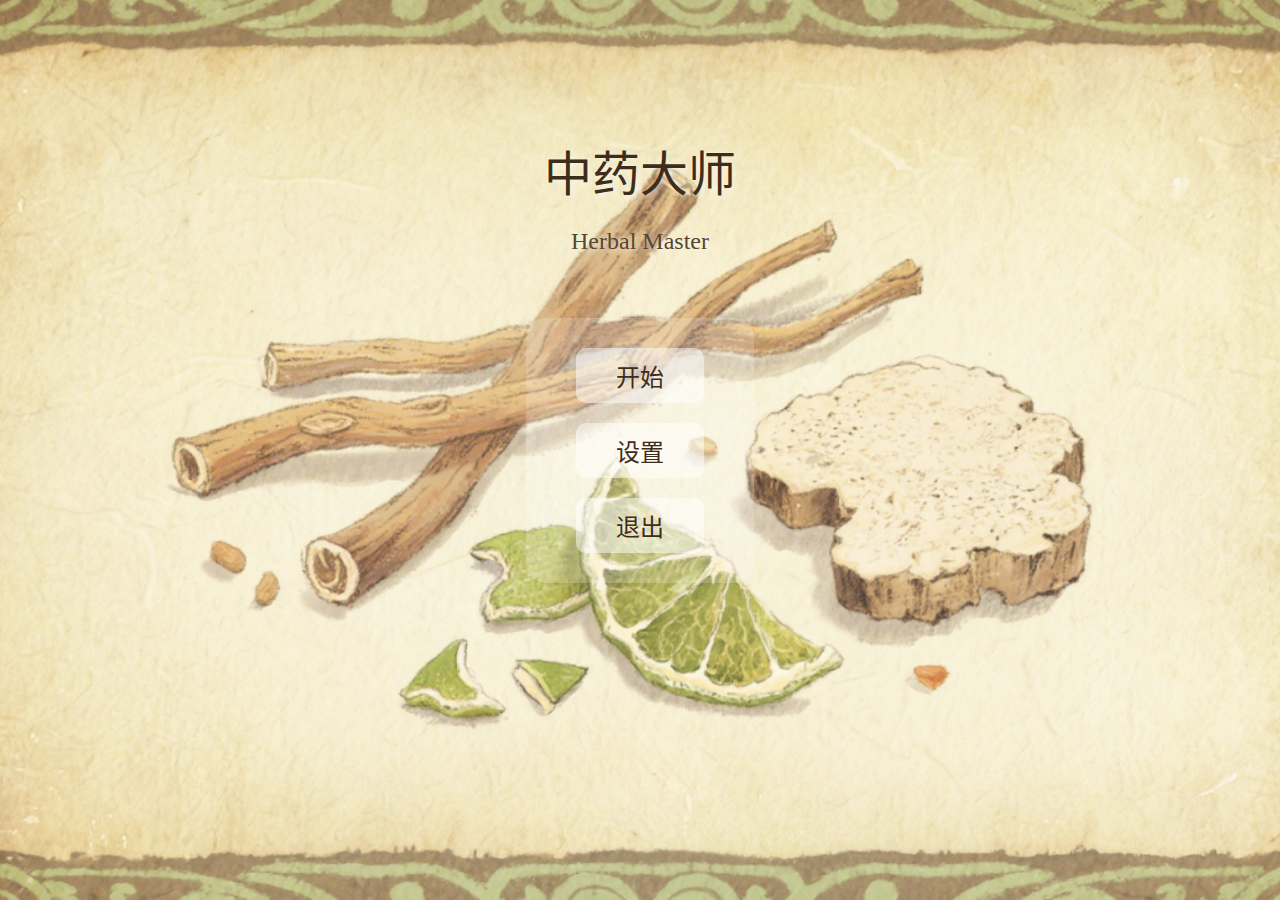
<file: index.html>
<!DOCTYPE html>
<html lang="zh-CN">
<head>
  <meta charset="UTF-8" />
  <meta name="viewport" content="width=device-width, initial-scale=1.0" />
  <link rel="stylesheet" href="index.css" />
  <title>中药大师</title>
</head>
<body>
  <div class="title">中药大师<br><span class="subtitle">Herbal Master</span></div>
  <div class="container">
    <div class="menu">
      <button class="menu-btn" onclick="startGame()">开始</button>
      <button class="menu-btn" onclick="location.href='settings.html'">设置</button>
      <button class="menu-btn" onclick="exitGame()">退出</button>
    </div>
  </div>
  <script src="index.js"></script>
</body>
</html>
</file>
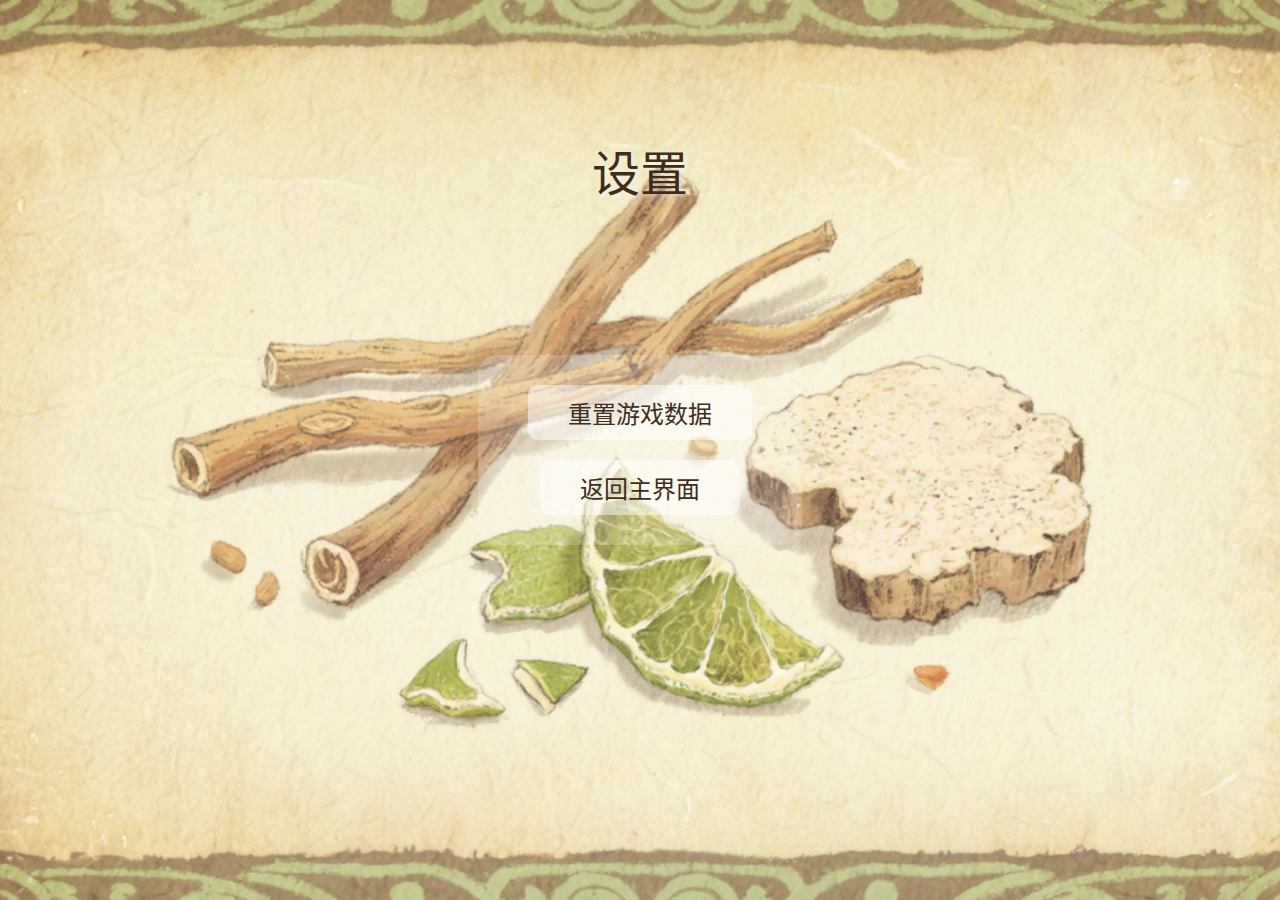
<file: settings.html>
<!DOCTYPE html>
<html lang="zh-CN">
<head>
  <meta charset="UTF-8" />
  <meta name="viewport" content="width=device-width, initial-scale=1.0" />
  <title>设置</title>
  <link rel="stylesheet" href="index.css" />
</head>
<body>
  <div class="title">设置</div>
  <div class="container">
    <div class="menu">
      <button class="menu-btn" onclick="resetGame()">重置游戏数据</button>
      <button class="menu-btn" onclick="location.href='index.html'">返回主界面</button>
    </div>
  </div>

  <script>
    function resetGame() {
      if (confirm('确认要重置所有田地和金币吗？')) {
        localStorage.removeItem('fieldStates');
        localStorage.removeItem('coinCount');
        localStorage.removeItem('inventory');
        location.reload(); // 刷新页面
      }
    }
  </script>
</body>
</html>
</file>
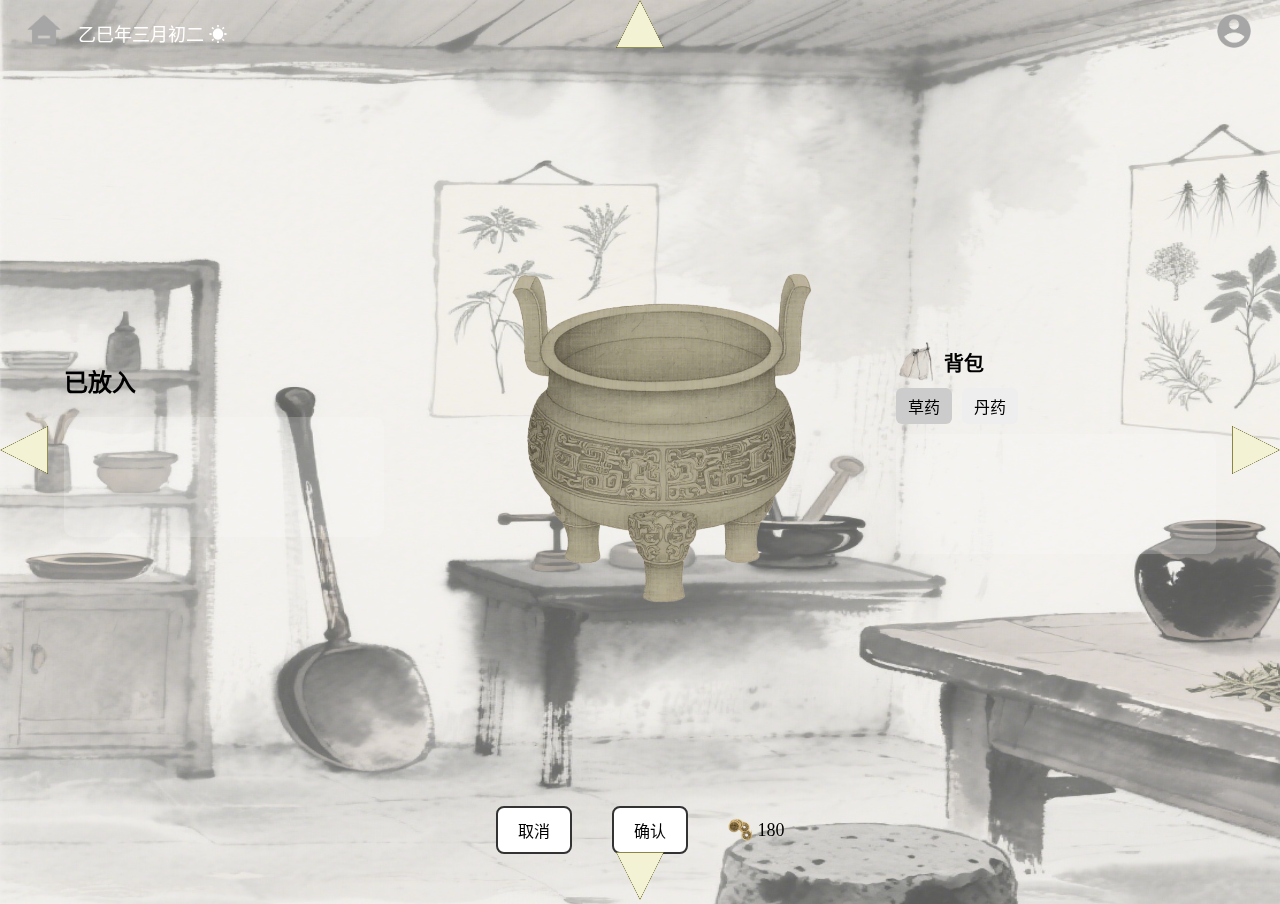
<file: main/main.html>
<!DOCTYPE html>
<html lang="zh-CN">
<head>
  <meta charset="UTF-8">
  <title>炼药界面</title>
  <link rel="stylesheet" href="main.css">
</head>
<body>
  <!-- 背景 -->
  <div class="background"></div>

  <!-- 顶部栏 -->
 <div class="header">
  <div class="header-left">
    <button id="home-btn" class="home-btn" onclick="location.href='../index.html'">
      <img src="../images/home.png" alt="主页" />
    </button>
    <div class="date">乙巳年三月初二 ☀</div>
  </div>
  <button id="profile-btn" class="profile-btn" onclick="location.href='../profile/profile.html'">
    <img src="../images/profile.png" alt="个人" />
  </button>
</div>
  <!-- 主容器 -->
  <div class="main-container">
    <div class="put-in-section">
      <h2>已放入</h2>
      <div id="put-in-list" class="herb-list"></div>
    </div>

    <div class="ding-container">
      <img src="../images/ding.png" alt="炼药鼎" class="ding-img" id="ding-img">
      <div id="alchemizing-text" class="alchemizing-text">炼药中...</div>
    </div>

    <div class="inventory-section">
     <h2 class="inventory-title">
  <img src="../images/bag.png" alt="背包" class="bag-icon">
  背包
</h2>

  <div class="inventory-tabs">
    <button class="tab-btn active" id="herb-tab">草药</button>
    <button class="tab-btn" id="pill-tab">丹药</button>
  </div>
  <div id="inventory-list" class="herb-list"></div>
</div>

  </div>

  <!-- 底部操作栏 -->
  <div class="footer">
    <button id="cancel-btn" class="action-btn">取消</button>
    <button id="confirm-btn" class="action-btn">确认</button>
    <div class="coin">
      <img src="../images/money.png" alt="金币" class="coin-icon">
      <span id="coin-count">0</span>
    </div>
  </div>

  <!-- 四个方向箭头 -->
  <a href="../subpages/up/up.html" class="arrow up">
    <img src="../images/up.png" alt="向上">
  </a>
  <a href="../subpages/down/down.html" class="arrow down">
    <img src="../images/down.png" alt="向下">
  </a>
  <a href="../subpages/left/left.html" class="arrow left">
    <img src="../images/left.png" alt="向左">
  </a>
  <a href="../subpages/right/right.html" class="arrow right">
    <img src="../images/right.png" alt="向右">
  </a>

  <script src="main.js"></script>
</body>
</html>
</file>
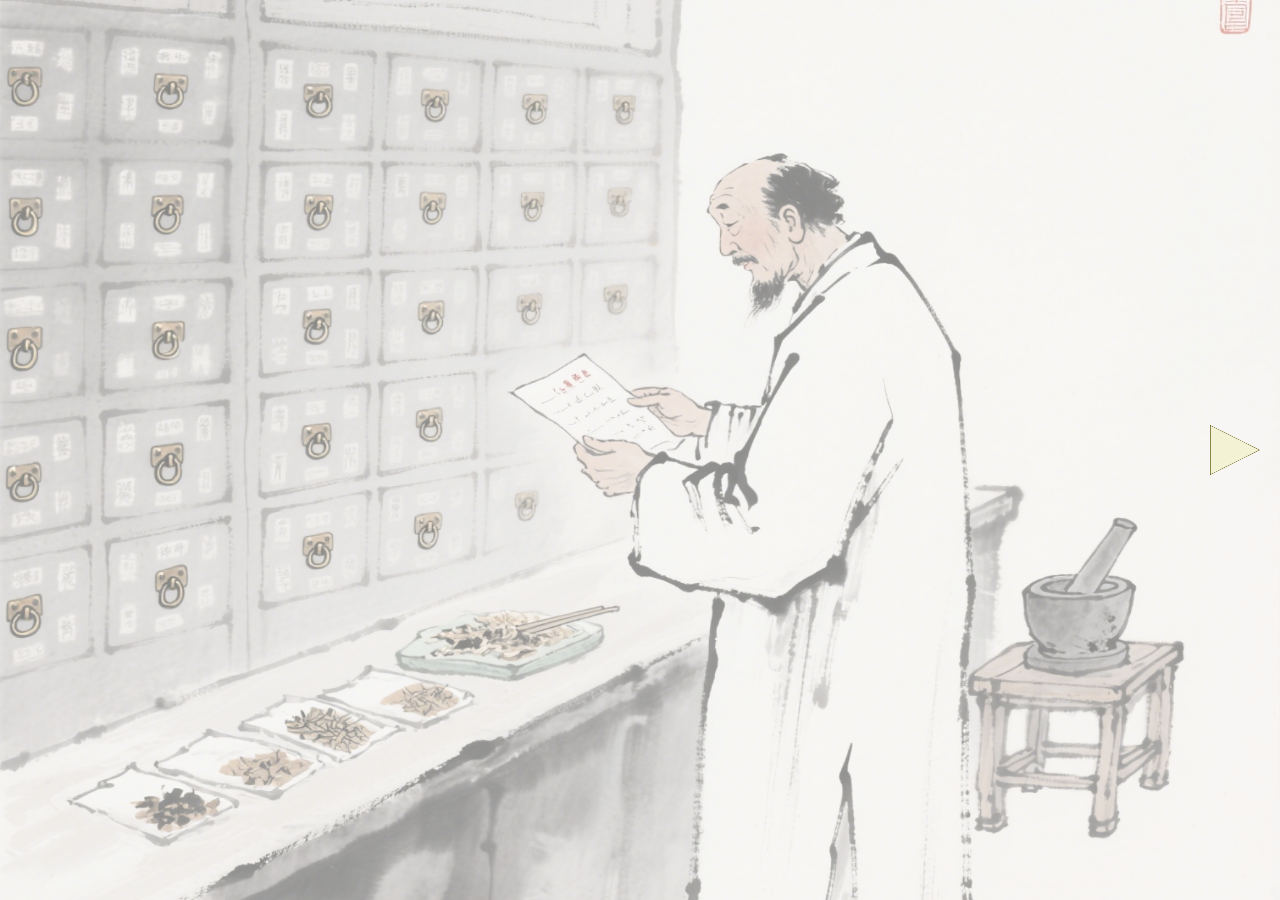
<file: subpages/left/left.html>
<!DOCTYPE html>
<html lang="zh-CN">
<head>
  <meta charset="UTF-8" />
  <title>工作场景</title>
  <link rel="stylesheet" href="left.css" />
</head>
<body>
  <a href="../../main/main.html" class="arrow-right" id="go-main">
    <img src="../../images/right.png" alt="返回主页" />
  </a>

  <script src="left.js"></script>
</body>
</html>
</file>
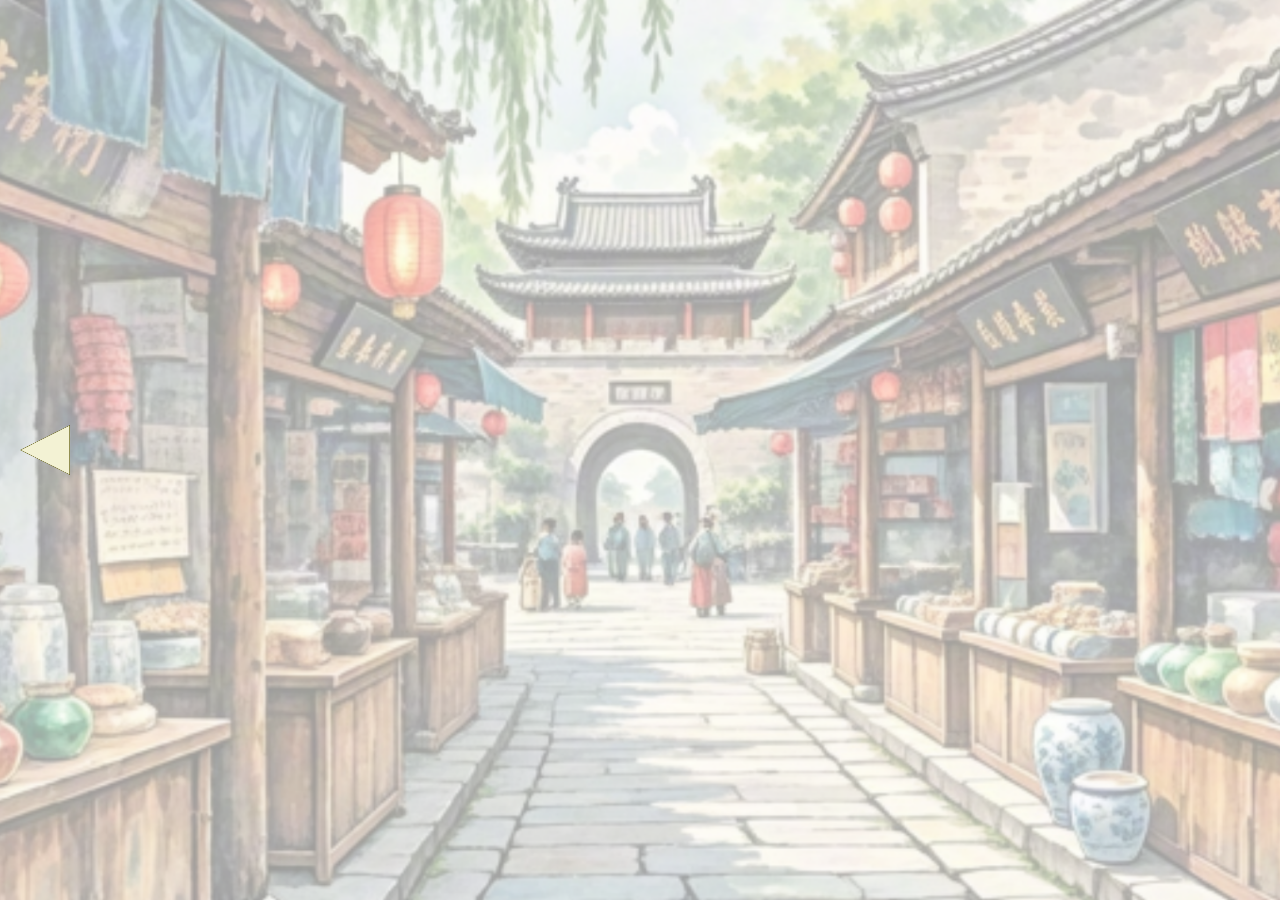
<file: subpages/right/right.html>
<!DOCTYPE html>
<html lang="zh-CN">
<head>
  <meta charset="UTF-8" />
  <title>商店</title>
  <link rel="stylesheet" href="right.css" />
</head>
<body>
  <a href="../../main/main.html" class="arrow-left" id="back-to-main">
    <img src="../../images/left.png" alt="返回主页" />
  </a>

  <script src="right.js"></script>
</body>
</html>
</file>
<file: index.css>
body, html {
    margin: 0;
    padding: 0;
    height: 100%;
    width: 100%;
    background: url('images/background.png') no-repeat center center fixed;
    background-size: cover;
    font-family: 'SimSun', '宋体', serif;
  }
  
  .container {
    height: 100%;
    display: flex;
    justify-content: center;
    align-items: center;
  }
  
  .menu {
    display: flex;
    flex-direction: column;
    align-items: center;
    gap: 20px;
    background-color: rgba(255, 255, 255, 0.2);
    padding: 30px 50px;
    border-radius: 20px;
  }
  
  .menu-btn {
    font-size: 24px;
    padding: 10px 40px;
    border: none;
    border-radius: 10px;
    background-color: rgba(255, 255, 255, 0.5);
    cursor: pointer;
    color: #3e2c1c;
    transition: background-color 0.3s;
  }
  
  .menu-btn:hover {
    background-color: rgba(255, 255, 255, 0.8);
  }
  .title {
    position: absolute;
    top: 15%;
    text-align: center;
    width: 100%;
    font-size: 48px;
    color: #3e2c1c;
    text-shadow: 2px 2px 6px rgba(255,255,255,0.6);
    font-family: 'SimSun', serif;
  }
  
  .subtitle {
    font-size: 24px;
    font-family: 'Georgia', serif;
    color: #5a4533;
  }
</file>
<file: main/main.css>
/* 背景图设置 */
.background {
  position: fixed;
  top: 0;
  left: 0;
  width: 1767px;
  height: 1008px;
  background-image: url('../images/lianyao_background.png'); /* 替换为你实际路径 */
  background-size: cover;
  background-position: center;
  z-index: -1;
}

/* 页面基础样式 */
body {
  margin: 0;
  padding: 0;
  font-family: "STKaiti", serif;
  overflow: hidden;
  position: relative;
  width: 100vw;
  height: 100vh;
}

/* 顶部栏 */
.header {
  display: flex;
  justify-content: space-between;
  padding: 10px 20px;
  position: relative;
  z-index: 2;
}

.date {
  font-size: 18px;
  color: #fff;
}

.profile-btn {
  background: none;
  border: none;
  cursor: pointer;
}

.profile-btn img {
  width: 40px;
  height: 40px;
}

/* 主容器布局 */
.main-container {
  display: flex;
  justify-content: space-around;
  align-items: center;
  height: 70vh;
  padding-top: 60px;
  position: relative;
  z-index: 1;
}

.put-in-section,
.inventory-section {
  width: 25%;
}

.herb-list {
  display: flex;
  flex-wrap: wrap;
  gap: 8px;
  min-height: 100px;
  background-color: rgba(255, 255, 255, 0.2);
  padding: 10px;
  border-radius: 10px;
}

.ding-container {
  width: 20%;
  text-align: center;
}

.ding-img {
  width: 300px;   
  height: auto;
}

/* 底部按钮栏 */
.footer {
  display: flex;
  justify-content: center;
  align-items: center;
  gap: 40px;
  position: absolute;
  bottom: 20px;
  width: 100%;
  height:100px;
  z-index: 2;
}

.action-btn {
  padding: 10px 20px;
  font-size: 16px;
  background-color: #fff;
  border: 2px solid #333;
  cursor: pointer;
  border-radius: 8px;
}

.coin {
  display: flex;
  align-items: center;
  font-size: 18px;
  color: rgb(0, 0, 0);
}

.coin-icon {
  width: 24px;
  height: 24px;
  margin-right: 6px;
}
/* 方向箭头样式 */
.arrow {
  position: absolute;
  width: 48px;
  height: 48px;
  z-index: 3;
}

.arrow img {
  width: 100%;
  height: 100%;
}

/* 定位 */
.arrow.up {
  top: 0;
  left: 50%;
  transform: translateX(-50%);
}

.arrow.down {
  bottom: 0;
  left: 50%;
  transform: translateX(-50%);
}

.arrow.left {
  left: 0;
  top: 50%;
  transform: translateY(-50%);
}

.arrow.right {
  right: 0;
  top: 50%;
  transform: translateY(-50%);
}
.herb-icon {
  width: 24px; /* 图标宽度 */
  height: 24px; /* 图标高度 */
  margin-right: 8px; /* 图标与文本的间距 */
}
@keyframes ding-glow {
  0% { filter: brightness(1); transform: rotate(0deg); }
  50% { filter: brightness(1.5); transform: rotate(1deg); }
  100% { filter: brightness(1); transform: rotate(-1deg); }
}
.ding-img.animating {
  animation: ding-glow 0.4s ease-in-out infinite;
}

.alchemizing-text {
  margin-top: 10px;
  font-size: 18px;
  color: #fff;
  text-shadow: 0 0 6px #ffd700;
  display: none;
}
.inventory-tabs {
  display: flex;
  gap: 10px;
  margin-bottom: 10px;
}

.tab-btn {
  padding: 6px 12px;
  border: none;
  border-radius: 6px;
  background-color: #eee;
  cursor: pointer;
  font-size: 16px;
}

.tab-btn.active {
  background-color: #ccc;
}

.herb-icon {
  width: 24px;
  height: 24px;
  margin-right: 6px;
  vertical-align: middle;
}
.inventory-title {
  display: flex;
  align-items: center;
  font-size: 20px;
  gap: 8px;
  color: #000000;
  margin-bottom: 6px;
}

.bag-icon {
  width: 40px;
  height: 40px;
  vertical-align: middle;
}
.header-left {
  display: flex;
  align-items: center;
  gap: 10px;
}

.home-btn {
  background: none;
  border: none;
  cursor: pointer;
}

.home-btn img {
  width: 36px;
  height: 36px;
}
</file>
<file: subpages/left/left.css>
body {
  margin: 0;
  padding: 0;
  overflow: hidden;
  background-image: url('../../images/work_background.png');
  background-size: cover;
  background-position: center;
  width: 100vw;
  height: 100vh;
  position: relative;
  font-family: "STKaiti", serif;
}

.arrow-right {
  position: absolute;
  right: 20px;
  top: 50%;
  transform: translateY(-50%);
  cursor: pointer;
  width: 50px;
  height: 50px;
  z-index: 10;
}

.arrow-right img {
  width: 100%;
  height: 100%;
  transition: transform 0.2s ease;
}

.arrow-right:hover img {
  transform: scale(1.1);
}
</file>
<file: subpages/right/right.css>
body {
  margin: 0;
  padding: 0;
  overflow: hidden;
  background-image: url('../../images/shop_background.png');
  background-size: cover;
  background-position: center;
  width: 100vw;
  height: 100vh;
  position: relative;
  font-family: "STKaiti", serif;
}

.arrow-left {
  position: absolute;
  left: 20px;
  top: 50%;
  transform: translateY(-50%);
  cursor: pointer;
  width: 50px;
  height: 50px;
  z-index: 10;
}

.arrow-left img {
  width: 100%;
  height: 100%;
  transition: transform 0.2s ease;
}

.arrow-left:hover img {
  transform: scale(1.1);
}
</file>
